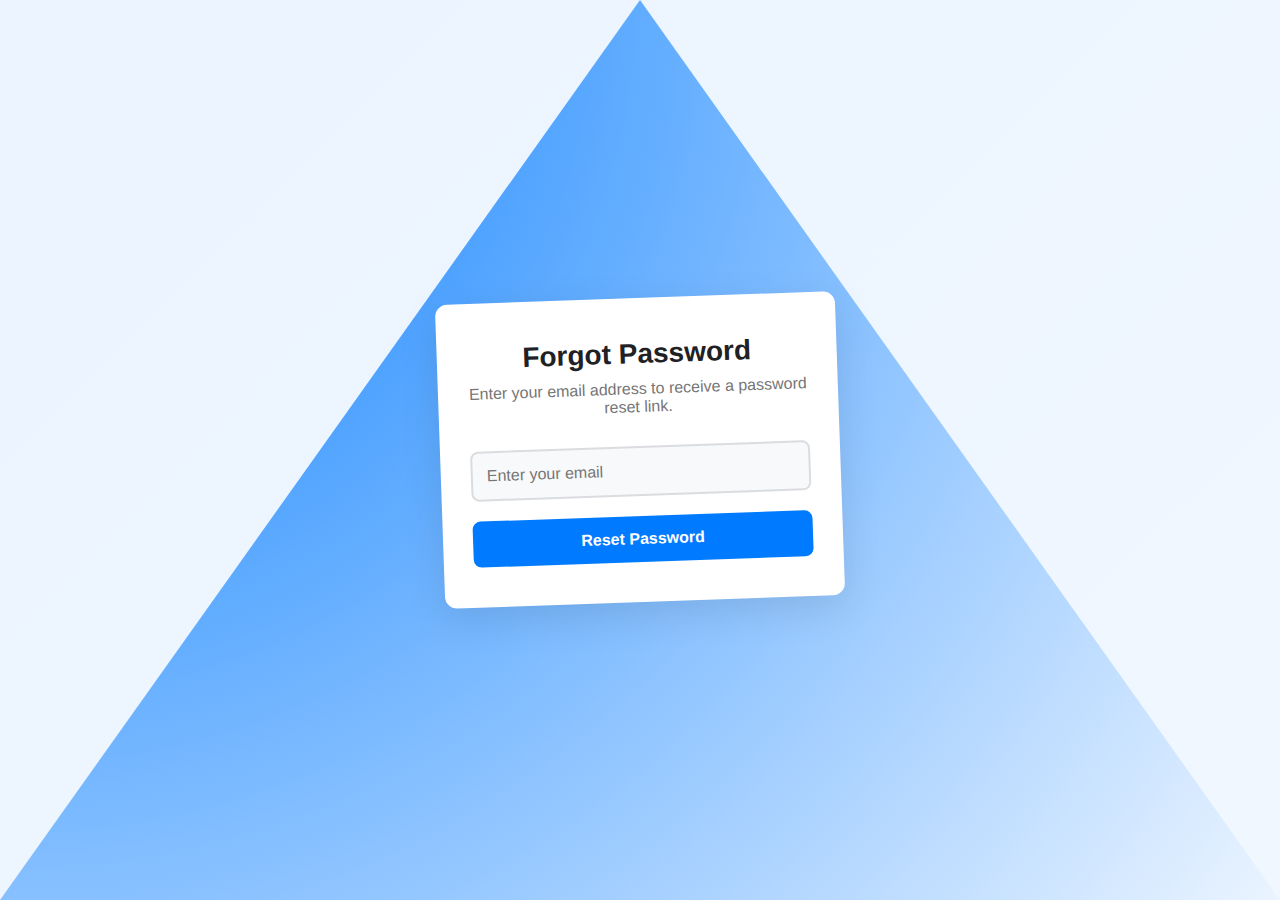
<file: forget.html>
<!DOCTYPE html>
<html lang="en">
<head>
    <meta charset="UTF-8">
    <meta name="viewport" content="width=device-width, initial-scale=1.0">
    <title>Forgot Password</title>
    <style>
        /* Reset styles */
        * {
            margin: 0;
            padding: 0;
            box-sizing: border-box;
        }

        /* Body styling */
        body {
            font-family: 'Roboto', sans-serif;
            background: linear-gradient(135deg, #EBF4FF, #F0F7FF); /* Soft, warm gradient */
            height: 100vh;
            display: flex;
            justify-content: center;
            align-items: center;
            position: relative;
            overflow: hidden;
        }

        /* Animated background shapes */
        .background-shapes {
    position: absolute;
    top: 0;
    left: 0;
    width: 100%;
    height: 100%;
    background: radial-gradient(circle at top left, #007AFF, #EBF4FF);
    clip-path: polygon(50% 0%, 100% 100%, 0% 100%);
    animation: rotate-background 20s linear infinite;
}

        /* Animation for background */
        @keyframes rotate-background {
            0% { transform: rotate(0deg); }
            100% { transform: rotate(360deg); }
        }

        /* Container for the Forgot Password card */
        .forgot-container {
            position: relative;
            z-index: 1;
            width: 100%;
            max-width: 400px;
            display: flex;
            justify-content: center;
            align-items: center;
            animation: float-in 1s ease-out;
        }

        /* Forgot Password card */
        .forgot-card {
            background: #ffffff;
            padding: 40px 30px;
            border-radius: 12px;
            box-shadow: 0 12px 40px rgba(0, 0, 0, 0.1);
            text-align: center;
            width: 100%;
            max-width: 400px;
            position: relative;
            z-index: 2;
            transform: rotate(-2deg);
            transition: transform 0.3s ease-in-out;
        }

        .forgot-card:hover {
            transform: rotate(0deg);
        }

        /* Title */
        h2 {
            font-size: 28px;
            font-weight: bold;
            color: #202124;
            margin-bottom: 10px;
        }

        /* Subtitle */
        .subtext {
            font-size: 16px;
            color: #757575;
            margin-bottom: 30px;
        }

        /* Form */
        form {
            display: flex;
            flex-direction: column;
            gap: 20px;
        }

        /* Input */
        input {
            width: 100%;
            padding: 14px;
            border: 2px solid #dadce0;
            border-radius: 8px;
            background: #f8f9fa;
            font-size: 16px;
            color: #202124;
            transition: box-shadow 0.3s ease, border-color 0.3s ease;
        }

        input:focus {
            border-color: #007AFF; /* Soft coral color */
            box-shadow: 0 0 8px rgba(255, 111, 97, 0.3);
            outline: none;
        }

        /* Button */
        button {
            width: 100%;
            padding: 14px;
            border: none;
            border-radius: 8px;
            background: #007AFF; /* Soft coral color */
            color: #ffffff;
            font-size: 16px;
            font-weight: bold;
            cursor: pointer;
            transition: background-color 0.3s ease, transform 0.2s ease;
        }

        button:hover {
            background: #0056B3; /* Darker coral */
            transform: scale(1.05);
        }

        button:active {
            transform: scale(0.98);
        }

        /* Keyframe animations */
        @keyframes float-in {
            0% {
                opacity: 0;
                transform: translateY(-100px);
            }
            100% {
                opacity: 1;
                transform: translateY(0);
            }
        }

    </style>
</head>
<body>
    <!-- Animated Background Shapes -->
    <div class="background-shapes"></div>

    <!-- Forgot Password Card -->
    <div class="forgot-container">
        <div class="forgot-card">
            <h2>Forgot Password</h2>
            <p class="subtext">Enter your email address to receive a password reset link.</p>
            
            <!-- Form -->
            <form action="php/forget.php" method="post">
                <input type="email" name="email" placeholder="Enter your email" required>
                <button type="submit">Reset Password</button>
            </form>
        </div>
    </div>
</body>
</html>
</file>
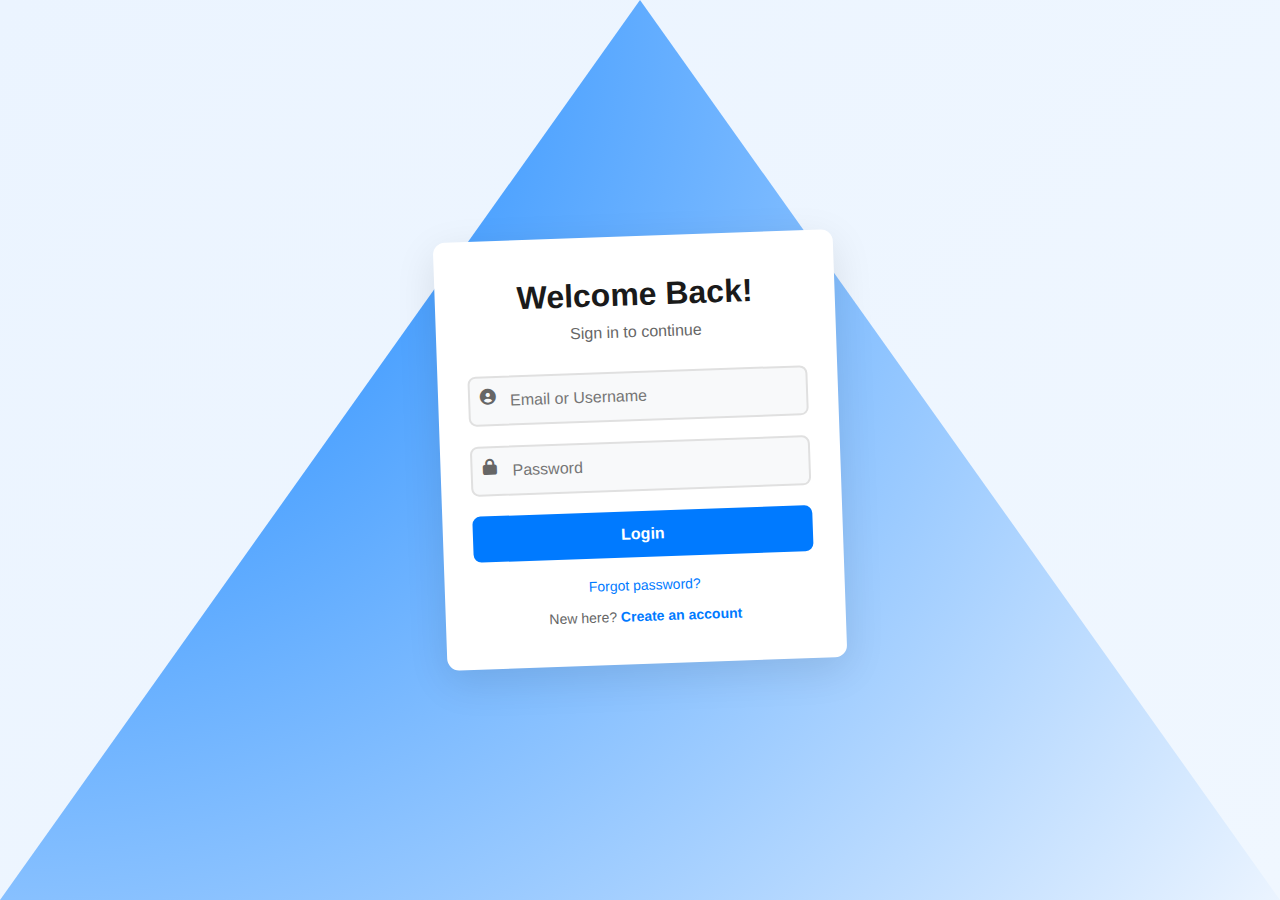
<file: login.html>
<!DOCTYPE html>
<html lang="en">
<head>
    <meta charset="UTF-8">
    <meta name="viewport" content="width=device-width, initial-scale=1.0">
    <title>Login</title>
    <!-- Font Awesome -->
    <link href="https://cdnjs.cloudflare.com/ajax/libs/font-awesome/6.0.0-beta3/css/all.min.css" rel="stylesheet">
    <link rel="stylesheet" href="css/login.css">
</head>
<body>
    <div class="background-shapes"></div>
    <section class="login-container">
        <div class="login-card">
            <h2>Welcome Back!</h2>
            <p class="subtext">Sign in to continue</p>
            <form action="php/login.php" method="POST">
                <div class="input-group">
                    <i class="fas fa-user-circle"></i>
                    <input type="text" id="email" name="text" placeholder="Email or Username" required>
                </div>
                <div class="input-group">
                    <i class="fas fa-lock"></i>
                    <input type="password" id="password" name="password" placeholder="Password" required>
                </div>
                <button href="php/login.php" type="submit">Login</button>
            </form>
            <div class="extra-options">
                <p><a href="forget.html">Forgot password?</a></p>
                <p class="footer">New here? <a href="signup.html">Create an account</a></p>
            </div>
        </div>
    </section>
</body>
</html>
</file>
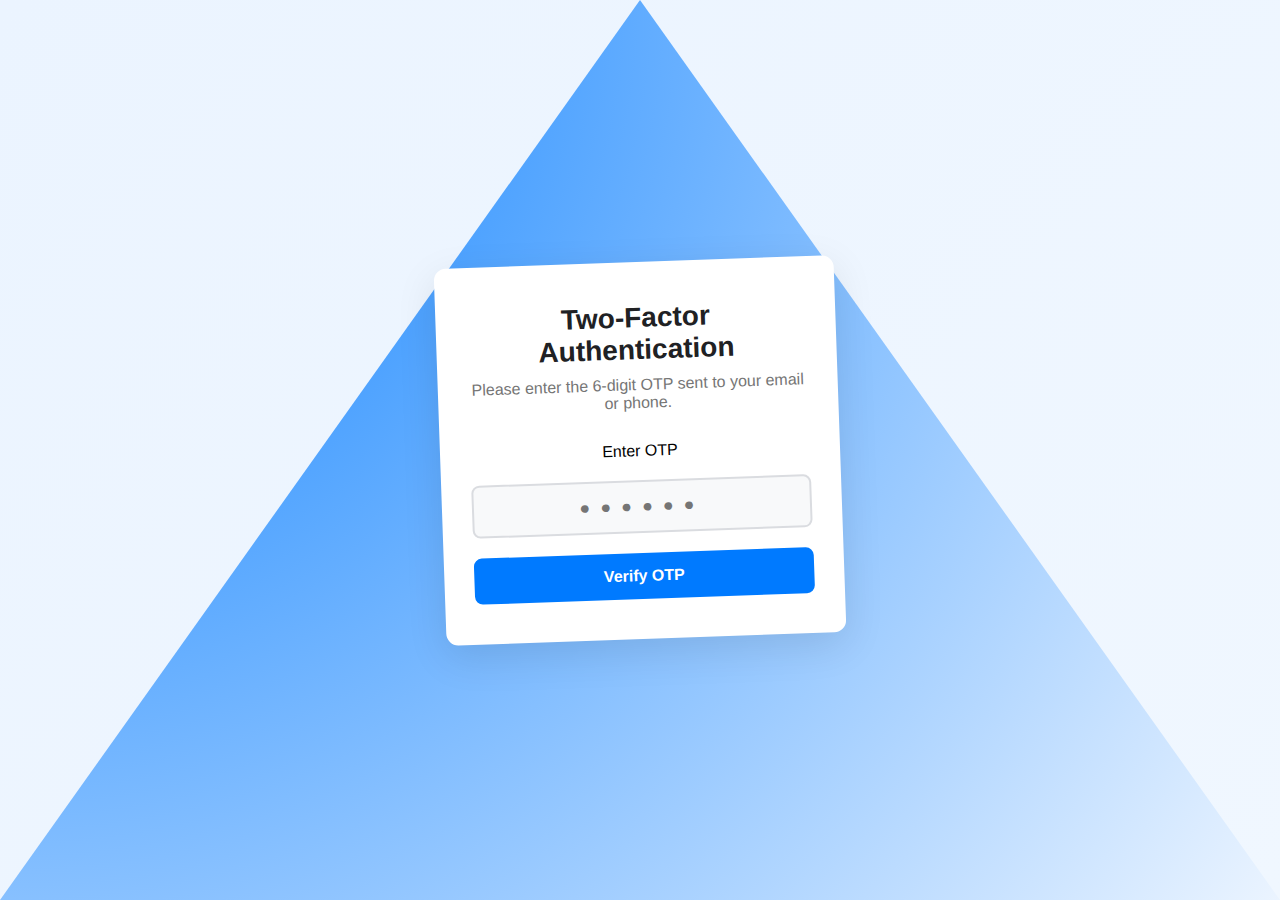
<file: otp.html>
<!DOCTYPE html>
<html lang="en">
<head>
    <meta charset="UTF-8">
    <meta name="viewport" content="width=device-width, initial-scale=1.0">
    <title>Enter OTP</title>
    <link rel="stylesheet" href="css/otp.css">
</head>
<body>
    <!-- Animated Background Shapes -->
    <div class="background-shapes"></div>

    <!-- OTP Verification Card -->
    <div class="otp-container">
        <div class="otp-card">
            <h2>Two-Factor Authentication</h2>
            <p class="subtext">Please enter the 6-digit OTP sent to your email or phone.</p>
            
            <!-- OTP Form -->
            <form action="php/verify_otp.php" method="POST">
                <label for="otp" class="hidden-label">Enter OTP</label>
                <input type="text" id="otp" name="otp" maxlength="6" placeholder="●●●●●●" required>
                <button type="submit">Verify OTP</button>
            </form>

        </div>
    </div>
</body>
</html>
</file>
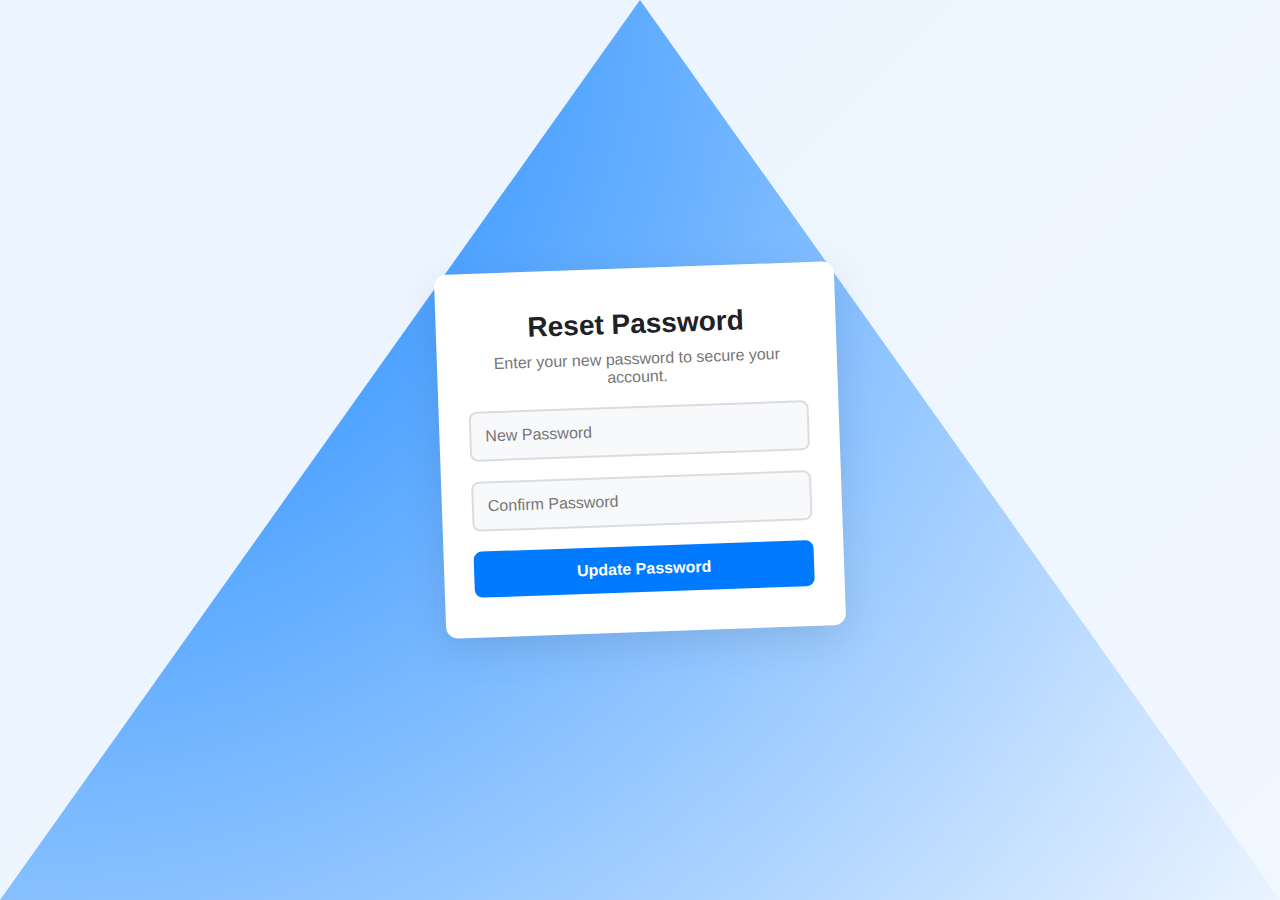
<file: reset_password.html>
<!DOCTYPE html>
<html lang="en">
<head>
    <meta charset="UTF-8">
    <title>Reset Password</title>
    <style>
            /* Reset styles */
    * {
        margin: 0;
        padding: 0;
        box-sizing: border-box;
    }

    /* Body styling */
    body {
        font-family: 'Roboto', sans-serif;
        background: linear-gradient(135deg, #EBF4FF, #F0F7FF); /* Soft, warm gradient */
        height: 100vh;
        display: flex;
        justify-content: center;
        align-items: center;
        position: relative;
        overflow: hidden;
    }

    /* Animated background shapes */
    .background-shapes {
    position: absolute;
    top: 0;
    left: 0;
    width: 100%;
    height: 100%;
    background: radial-gradient(circle at top left, #007AFF, #EBF4FF);
    clip-path: polygon(50% 0%, 100% 100%, 0% 100%);
    animation: rotate-background 20s linear infinite;
}

    /* Animation for background */
    @keyframes rotate-background {
        0% { transform: rotate(0deg); }
        100% { transform: rotate(360deg); }
    }

    /* Container for the Reset Password card */
    .reset-container {
        position: relative;
        z-index: 1;
        width: 100%;
        max-width: 400px;
        display: flex;
        justify-content: center;
        align-items: center;
        animation: float-in 1s ease-out;
    }

    /* Reset Password card */
    .reset-card {
        background: #ffffff;
        padding: 40px 30px;
        border-radius: 12px;
        box-shadow: 0 12px 40px rgba(0, 0, 0, 0.1);
        text-align: center;
        width: 100%;
        max-width: 400px;
        position: relative;
        z-index: 2;
        transform: rotate(-2deg);
        transition: transform 0.3s ease-in-out;
    }

    .reset-card:hover {
        transform: rotate(0deg);
    }

    /* Title */
    h2 {
        font-size: 28px;
        font-weight: bold;
        color: #202124;
        margin-bottom: 10px;
    }

    /* Subtitle */
    .subtext {
        font-size: 16px;
        color: #757575;
        margin-bottom: 20px;
    }

    /* Error Message */
    #errorMsg {
        font-size: 14px;
        color: #d32f2f; /* Error red */
        margin-bottom: 20px;
    }

    /* Form */
    form {
        display: flex;
        flex-direction: column;
        gap: 20px;
    }

    /* Input */
    input {
        width: 100%;
        padding: 14px;
        border: 2px solid #dadce0;
        border-radius: 8px;
        background: #f8f9fa;
        font-size: 16px;
        color: #202124;
        transition: box-shadow 0.3s ease, border-color 0.3s ease;
    }

    input:focus {
        border-color: #007AFF; /* Soft coral color */
        box-shadow: 0 0 8px rgba(255, 111, 97, 0.3);
        outline: none;
    }

    /* Button */
    button {
        width: 100%;
        padding: 14px;
        border: none;
        border-radius: 8px;
        background: #007AFF; /* Soft coral color */
        color: #ffffff;
        font-size: 16px;
        font-weight: bold;
        cursor: pointer;
        transition: background-color 0.3s ease, transform 0.2s ease;
    }

    button:hover {
        background: #0056B3; /* Darker coral */
        transform: scale(1.05);
    }

    button:active {
        transform: scale(0.98);
    }

    /* Keyframe animations */
    @keyframes float-in {
        0% {
            opacity: 0;
            transform: translateY(-100px);
        }
        100% {
            opacity: 1;
            transform: translateY(0);
        }
    }

    </style>
</head>
<body>
        <!-- Animated Background Shapes -->
        <div class="background-shapes"></div>
    
        <!-- Reset Password Card -->
        <div class="reset-container">
            <div class="reset-card">
                <h2>Reset Password</h2>
                <p class="subtext">Enter your new password to secure your account.</p>
    
                <!-- Error Message -->
                <div id="errorMsg" class="error"></div>
    
                <!-- Form -->
                <form id="resetPasswordForm" action="php/reset_password.php" method="post">
                    <input type="password" id="newPassword" name="newPassword" placeholder="New Password" required>
                    <input type="password" id="confirmPassword" name="confirmPassword" placeholder="Confirm Password" required>
                    <button type="submit">Update Password</button>
                </form>
            </div>
        </div>

    <script>
        document.getElementById('resetPasswordForm').addEventListener('submit', function(e) {
            e.preventDefault();
            const newPassword = document.getElementById('newPassword').value;
            const confirmPassword = document.getElementById('confirmPassword').value;
            const errorMsg = document.getElementById('errorMsg');

            // Strict case-sensitive check
            if (newPassword !== confirmPassword) {
                errorMsg.textContent = 'Passwords do not match. Please enter exactly the same password.';
                return;
            } else {
                errorMsg.textContent = ''; // Clear error message
                this.submit(); // Submit form if passwords match
            }
        });
    </script>
</body>
</html>
</file>
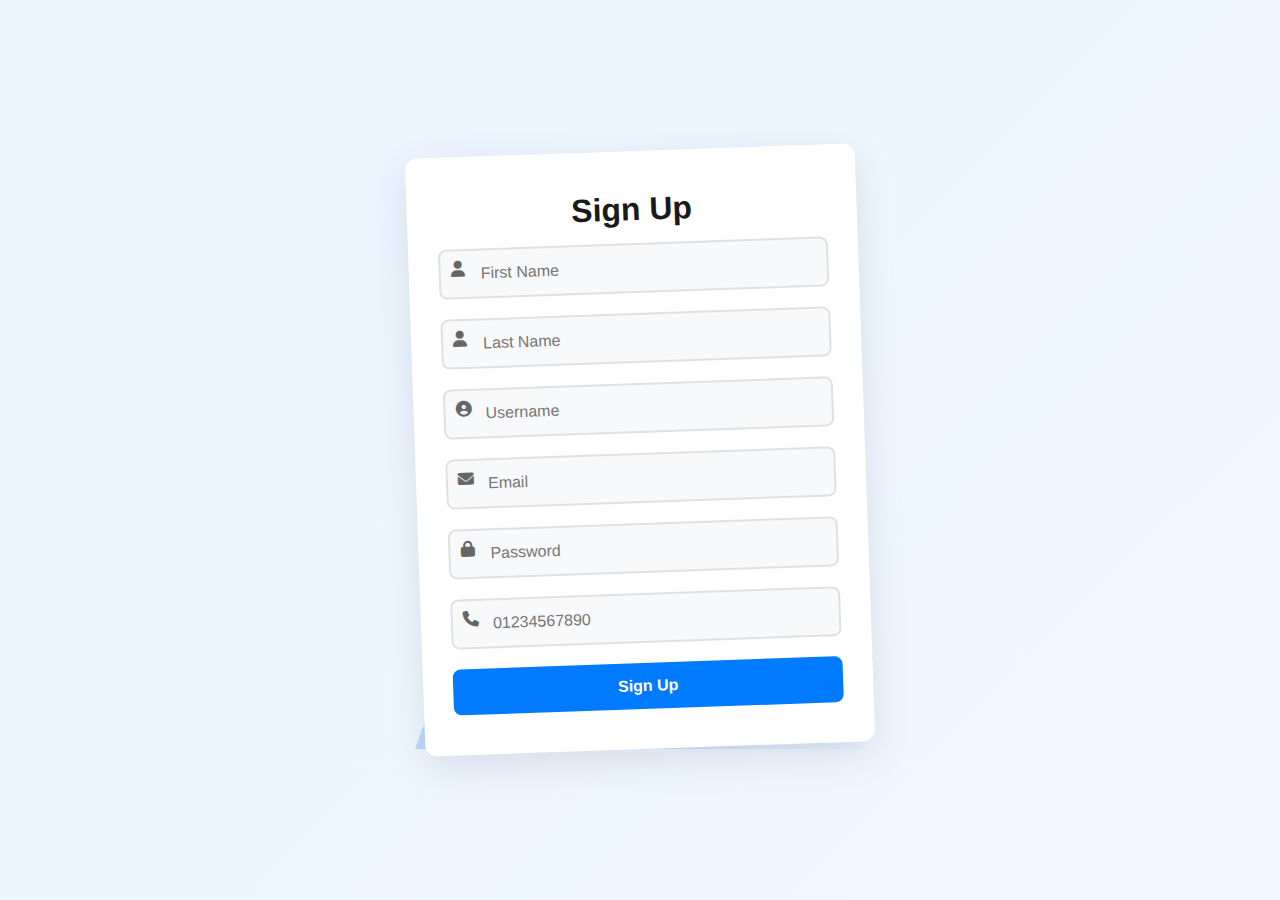
<file: signup.html>
<!DOCTYPE html>
<html lang="en">
<head>
    <meta charset="UTF-8">
    <meta name="viewport" content="width=device-width, initial-scale=1.0">
    <title>Sign Up</title>
    <link rel="stylesheet" href="css/signup.css">
    <!-- Font Awesome -->
    <link href="https://cdnjs.cloudflare.com/ajax/libs/font-awesome/6.0.0-beta3/css/all.min.css" rel="stylesheet">
</head>
<body>

<div class="signup-container">
    <div class="background-shapes"></div> <!-- Animated Background -->
    <div class="signup-card">
        <h2>Sign Up</h2>
        <form action="php/signup.php" method="post">
            <div class="input-group">
                <i class="fas fa-user"></i>
                <input type="text" id="first-name" name="first_name" placeholder="First Name" required>
            </div>

            <div class="input-group">
                <i class="fas fa-user"></i>
                <input type="text" id="last-name" name="last_name" placeholder="Last Name" required>
            </div>

            <div class="input-group">
                <i class="fas fa-user-circle"></i>
                <input type="text" id="username" name="username" placeholder="Username" required>
            </div>

            <div class="input-group">
                <i class="fas fa-envelope"></i>
                <input type="email" id="email" name="email" placeholder="Email" required>
            </div>

            <div class="input-group">
                <i class="fas fa-lock"></i>
                <input type="password" id="password" name="password" placeholder="Password" required>
            </div>

            <div class="input-group">
                <i class="fas fa-phone"></i>
                <input type="tel" id="phone" name="phone" pattern="[0-9]{11}" placeholder="01234567890" required>
            </div>

            <button type="submit">Sign Up</button>
        </form>
    </div>
</div>

</body>
</html>
</file>
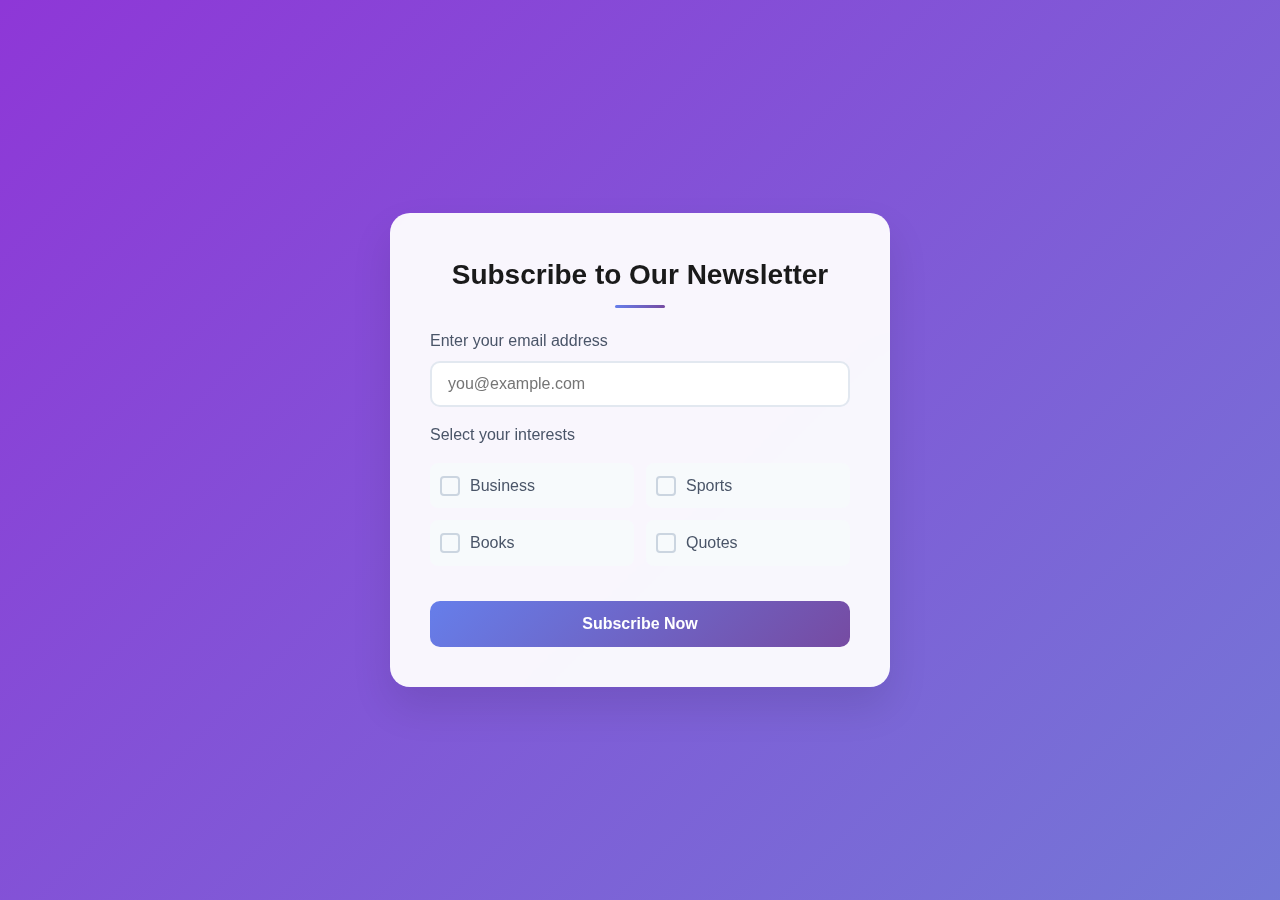
<file: subscribe.html>
<!DOCTYPE html>
<html lang="en">
<head>
    <meta charset="UTF-8">
    <meta name="viewport" content="width=device-width, initial-scale=1.0">
    <title>Subscribe</title>
    <style>
        * {
            box-sizing: border-box;
            margin: 0;
            padding: 0;
        }

        @keyframes gradient {
            0% { background-position: 0% 50%; }
            50% { background-position: 100% 50%; }
            100% { background-position: 0% 50%; }
        }

        @keyframes fadeInUp {
            from {
                opacity: 0;
                transform: translateY(20px);
            }
            to {
                opacity: 1;
                transform: translateY(0);
            }
        }

        @keyframes float {
            0% { transform: translateY(0px); }
            50% { transform: translateY(-10px); }
            100% { transform: translateY(0px); }
        }

        @keyframes pulse {
            0% { transform: scale(1); }
            50% { transform: scale(1.05); }
            100% { transform: scale(1); }
        }

        body {
            font-family: 'Inter', -apple-system, BlinkMacSystemFont, sans-serif;
            background: linear-gradient(-45deg, #667eea, #764ba2, #6B8DD6, #8E37D7);
            background-size: 400% 400%;
            animation: gradient 15s ease infinite;
            min-height: 100vh;
            display: flex;
            align-items: center;
            justify-content: center;
            padding: 20px;
            line-height: 1.6;
        }

        .container {
            max-width: 500px;
            width: 100%;
            background: rgba(255, 255, 255, 0.95);
            padding: 40px;
            border-radius: 20px;
            box-shadow: 0 20px 40px rgba(0, 0, 0, 0.1);
            backdrop-filter: blur(10px);
            animation: fadeInUp 0.8s ease-out;
            transform-origin: center;
            animation: float 6s ease-in-out infinite;
        }

        h1 {
            text-align: center;
            color: #1a1a1a;
            font-size: 28px;
            margin-bottom: 30px;
            font-weight: 700;
            position: relative;
            animation: fadeInUp 0.8s ease-out 0.2s both;
        }

        h1::after {
            content: '';
            position: absolute;
            bottom: -10px;
            left: 50%;
            transform: translateX(-50%);
            width: 50px;
            height: 3px;
            background: linear-gradient(90deg, #667eea, #764ba2);
            border-radius: 3px;
        }

        label {
            display: block;
            margin: 15px 0 8px;
            color: #4a5568;
            font-weight: 500;
            animation: fadeInUp 0.8s ease-out 0.4s both;
        }

        .category-list {
            display: grid;
            grid-template-columns: repeat(2, 1fr);
            gap: 12px;
            margin: 15px 0 25px;
            animation: fadeInUp 0.8s ease-out 0.6s both;
        }

        .category-list label {
            display: flex;
            align-items: center;
            margin: 0;
            cursor: pointer;
            padding: 10px;
            border-radius: 8px;
            transition: all 0.3s ease;
            background: #f7fafc;
            position: relative;
            overflow: hidden;
        }

        .category-list label:hover {
            background: #edf2f7;
            transform: translateY(-2px);
            box-shadow: 0 4px 12px rgba(0, 0, 0, 0.1);
        }

        .category-list label::before {
            content: '';
            position: absolute;
            top: 50%;
            left: 50%;
            width: 100%;
            height: 100%;
            background: rgba(102, 126, 234, 0.1);
            border-radius: 50%;
            transform: translate(-50%, -50%) scale(0);
            transition: transform 0.4s ease;
        }

        .category-list label:active::before {
            transform: translate(-50%, -50%) scale(2);
        }

        input[type="checkbox"] {
            appearance: none;
            -webkit-appearance: none;
            width: 20px;
            height: 20px;
            border: 2px solid #cbd5e0;
            border-radius: 4px;
            margin-right: 10px;
            cursor: pointer;
            position: relative;
            transition: all 0.3s ease;
        }

        input[type="checkbox"]:checked {
            background-color: #667eea;
            border-color: #667eea;
            animation: pulse 0.3s ease;
        }

        input[type="checkbox"]:checked::after {
            content: '✓';
            position: absolute;
            color: white;
            font-size: 14px;
            left: 4px;
            top: 0px;
            animation: fadeInUp 0.2s ease-out;
        }

        input[type="email"] {
            width: 100%;
            padding: 12px 16px;
            border: 2px solid #e2e8f0;
            border-radius: 10px;
            font-size: 16px;
            transition: all 0.3s ease;
            outline: none;
            animation: fadeInUp 0.8s ease-out 0.4s both;
        }

        input[type="email"]:focus {
            border-color: #667eea;
            box-shadow: 0 0 0 3px rgba(102, 126, 234, 0.1);
            transform: translateY(-2px);
        }

        input[type="submit"] {
            width: 100%;
            padding: 14px;
            background: linear-gradient(135deg, #667eea 0%, #764ba2 100%);
            color: white;
            border: none;
            border-radius: 10px;
            font-size: 16px;
            font-weight: 600;
            cursor: pointer;
            transition: all 0.3s ease;
            margin-top: 10px;
            position: relative;
            overflow: hidden;
            animation: fadeInUp 0.8s ease-out 0.8s both;
        }

        input[type="submit"]:hover {
            transform: translateY(-2px);
            box-shadow: 0 10px 20px rgba(0, 0, 0, 0.1);
        }

        input[type="submit"]:active {
            transform: translateY(0);
        }

        input[type="submit"]::after {
            content: '';
            position: absolute;
            top: 50%;
            left: 50%;
            width: 100%;
            height: 100%;
            background: linear-gradient(135deg, rgba(255,255,255,0.2) 0%, rgba(255,255,255,0) 75%);
            transform: translate(-50%, -50%) rotate(35deg) translateX(-200%);
            transition: transform 0.6s ease;
        }

        input[type="submit"]:hover::after {
            transform: translate(-50%, -50%) rotate(35deg) translateX(200%);
        }

        .confirmation {
            margin-top: 20px;
            text-align: center;
            color: #48bb78;
            font-weight: 500;
            padding: 12px;
            border-radius: 8px;
            background: #f0fff4;
            display: none;
            animation: fadeInUp 0.5s ease;
        }

        @media (max-width: 480px) {
            .category-list {
                grid-template-columns: 1fr;
            }
            
            .container {
                padding: 30px 20px;
            }
        }
    </style>
</head>
<body>
    <div class="container">
        <h1>Subscribe to Our Newsletter</h1>
        <form id="newsletterForm" action="php/subscribe.php" method="POST">
            <label for="email">Enter your email address</label>
            <input type="email" id="email" name="email" required placeholder="you@example.com">
        
            <label>Select your interests</label>
            <div class="category-list">
                <label><input type="checkbox" name="business" value="1"> Business</label>
                <label><input type="checkbox" name="sports" value="1"> Sports</label>
                <label><input type="checkbox" name="books" value="1"> Books</label>
                <label><input type="checkbox" name="quotes" value="1"> Quotes</label>
            </div>
        
            <input type="submit" value="Subscribe Now">
        </form>

        <div class="confirmation" id="confirmationMessage">
            Thank you for subscribing to our newsletter! 🎉
        </div>
    </div>
</body>
</html>
</file>
<file: css/login.css>
/* Reset styles */
* {
    margin: 0;
    padding: 0;
    box-sizing: border-box;
}

/* Body styling */
body {
    font-family: 'Inter', sans-serif;
    background: linear-gradient(135deg, #EBF4FF, #F0F7FF); /* Adjusted to match the light gradient */
    height: 100vh;
    display: flex;
    justify-content: center;
    align-items: center;
    position: relative;
    overflow: hidden;
}

/* Animated background shapes */
.background-shapes {
    position: absolute;
    top: 0;
    left: 0;
    width: 100%;
    height: 100%;
    background: radial-gradient(circle at top left, #007AFF, #EBF4FF);
    clip-path: polygon(50% 0%, 100% 100%, 0% 100%);
    animation: rotate-background 20s linear infinite;
}

/* Animation for background */
@keyframes rotate-background {
    0% { transform: rotate(0deg); }
    100% { transform: rotate(360deg); }
}

/* Container for the card */
.login-container {
    position: relative;
    z-index: 1;
    width: 100%;
    max-width: 400px;
    display: flex;
    justify-content: center;
    align-items: center;
    animation: float-in 1s ease-out;
}

/* Floating card */
.login-card {
    background: #FFFFFF; /* White background */
    padding: 40px 30px;
    border-radius: 12px;
    box-shadow: 0 12px 40px rgba(0, 0, 0, 0.1);
    text-align: center;
    width: 100%;
    max-width: 400px;
    position: relative;
    z-index: 2;
    transform: rotate(-2deg);
    transition: transform 0.3s ease-in-out;
}

.login-card:hover {
    transform: rotate(0deg);
}

/* Title */
h2 {
    font-size: 32px;
    font-weight: bold;
    color: #1A1A1A; /* Dark text */
    margin-bottom: 10px;
}

/* Subtitle */
.subtext {
    font-size: 16px;
    color: #666; /* Light gray */
    margin-bottom: 30px;
}

/* Input fields */
.input-group {
    margin-bottom: 20px;
    position: relative;
}

.input-group i {
    position: absolute;
    left: 12px;
    top: 12px;
    color: #666;
}

input {
    width: 100%;
    padding: 14px 14px 14px 40px; /* Space for icons */
    border: 2px solid #E0E0E0; /* Light gray border */
    border-radius: 8px;
    background: #F8F9FA; /* Light background */
    font-size: 16px;
    color: #1A1A1A;
    transition: box-shadow 0.3s ease, border-color 0.3s ease;
}

input:focus {
    border-color: #007AFF; /* Blue focus */
    box-shadow: 0 0 8px rgba(0, 122, 255, 0.3);
    outline: none;
}

/* Button */
button {
    width: 100%;
    padding: 14px;
    border: none;
    border-radius: 8px;
    background: #007AFF; /* Blue */
    color: #FFFFFF; /* White text */
    font-size: 16px;
    font-weight: bold;
    cursor: pointer;
    transition: background-color 0.3s ease, transform 0.2s ease;
}

button:hover {
    background: #0056B3; /* Darker blue */
    transform: scale(1.05);
}

button:active {
    transform: scale(0.98);
}

/* Extra options */
.extra-options {
    margin-top: 20px;
    font-size: 14px;
    color: #666;
}

.extra-options a {
    color: #007AFF;
    text-decoration: none;
    transition: color 0.3s ease;
}

.extra-options a:hover {
    color: #0056B3;
}

/* Footer */
.footer {
    margin-top: 15px;
    font-size: 14px;
}

.footer a {
    color: #007AFF;
    text-decoration: none;
    font-weight: bold;
    transition: color 0.3s ease;
}

.footer a:hover {
    color: #0056B3;
}

/* Keyframe animations for floating effects */
@keyframes float-in {
    0% {
        opacity: 0;
        transform: translateY(-100px);
    }
    100% {
        opacity: 1;
        transform: translateY(0);
    }
}
</file>
<file: css/otp.css>
/* Reset styles */
* {
    margin: 0;
    padding: 0;
    box-sizing: border-box;
}

/* Body styling */
body {
    font-family: 'Inter', sans-serif;
    background: linear-gradient(135deg, #EBF4FF, #F0F7FF); /* Adjusted to match the light gradient */
    height: 100vh;
    display: flex;
    justify-content: center;
    align-items: center;
    position: relative;
    overflow: hidden;
}


/* Animated background shapes */
.background-shapes {
    position: absolute;
    top: 0;
    left: 0;
    width: 100%;
    height: 100%;
    background: radial-gradient(circle at top left, #007AFF, #EBF4FF);
    clip-path: polygon(50% 0%, 100% 100%, 0% 100%);
    animation: rotate-background 20s linear infinite;
}


/* Animation for background */
@keyframes rotate-background {
    0% { transform: rotate(0deg); }
    100% { transform: rotate(360deg); }
}

/* Container for the OTP card */
.otp-container {
    position: relative;
    z-index: 1;
    width: 100%;
    max-width: 400px;
    display: flex;
    justify-content: center;
    align-items: center;
    animation: float-in 1s ease-out;
}

/* Floating OTP card */
.otp-card {
    background: #ffffff;
    padding: 40px 30px;
    border-radius: 12px;
    box-shadow: 0 12px 40px rgba(0, 0, 0, 0.1);
    text-align: center;
    width: 100%;
    max-width: 400px;
    position: relative;
    z-index: 2;
    transform: rotate(-2deg);
    transition: transform 0.3s ease-in-out;
}

.otp-card:hover {
    transform: rotate(0deg);
}

/* Title */
h2 {
    font-size: 28px;
    font-weight: bold;
    color: #202124;
    margin-bottom: 10px;
}

/* Subtitle */
.subtext {
    font-size: 16px;
    color: #757575;
    margin-bottom: 30px;
}

/* OTP Form */
form {
    display: flex;
    flex-direction: column;
    gap: 20px;
}

/* Input */
input {
    width: 100%;
    padding: 14px;
    border: 2px solid #dadce0;
    border-radius: 8px;
    background: #f8f9fa;
    font-size: 18px;
    color: #202124;
    text-align: center;
    letter-spacing: 10px; /* Creates the ●●●●●● style */
    transition: box-shadow 0.3s ease, border-color 0.3s ease;
}

input:focus {
    border-color: #007AFF; /* Soft coral color */
    box-shadow: 0 0 8px rgba(255, 111, 97, 0.3);
    outline: none;
}

/* Button */
button {
    width: 100%;
    padding: 14px;
    border: none;
    border-radius: 8px;
    background: #007AFF; /* Soft coral color */
    color: #ffffff;
    font-size: 16px;
    font-weight: bold;
    cursor: pointer;
    transition: background-color 0.3s ease, transform 0.2s ease;
}

button:hover {
    background: #0056B3; /* Darker coral */
    transform: scale(1.05);
}

button:active {
    transform: scale(0.98);
}

/* Extra options */
.extra-options {
    margin-top: 20px;
    font-size: 14px;
    color: #757575;
}

.extra-options a {
    color: #007AFF;
    text-decoration: none;
    transition: color 0.3s ease;
}

.extra-options a:hover {
    color: #0056B3;
}

/* Keyframe animations */
@keyframes float-in {
    0% {
        opacity: 0;
        transform: translateY(-100px);
    }
    100% {
        opacity: 1;
        transform: translateY(0);
    }
}
</file>
<file: css/signup.css>
/* Global reset */
* {
    margin: 0;
    padding: 0;
    box-sizing: border-box;
}

/* Styling the body */
body {
    font-family: 'Inter', sans-serif;
    background: linear-gradient(135deg, #EBF4FF, #F0F7FF); /* Adjusted to match the light gradient */
    height: 100vh;
    display: flex;
    justify-content: center;
    align-items: center;
    position: relative;
    overflow: hidden;
}

/* Animated background */
.background-shapes {
    position: absolute;
    inset: 0;
    background: radial-gradient(circle at top left, #007AFF, #EBF4FF); /* Match the gradient */
    clip-path: polygon(50% 0%, 100% 100%, 0% 100%);
    animation: rotate 20s linear infinite;
}

/* Rotate animation for background */
@keyframes rotate {
    0% {
        transform: rotate(0deg);
    }
    100% {
        transform: rotate(360deg);
    }
}

/* Centered container for the signup card */
.signup-container {
    position: relative;
    z-index: 1;
    display: flex;
    justify-content: center;
    align-items: center;
    width: 100%;
    max-width: 450px;
    animation: fade-in 1s ease-out;
}

/* Signup card styles */
.signup-card {
    background-color: #FFFFFF; /* White background */
    padding: 40px 30px;
    border-radius: 12px;
    box-shadow: 0 12px 40px rgba(0, 0, 0, 0.1);
    text-align: center;
    width: 100%;
    position: relative;
    z-index: 2;
    transform: rotate(-2deg);
    transition: transform 0.3s ease;
}

.signup-card:hover {
    transform: rotate(0deg);
}

/* Title styles */
h2 {
    font-size: 32px;
    font-weight: bold;
    color: #1A1A1A; /* Dark text */
    margin-bottom: 15px;
}

/* Input group styling */
.input-group {
    position: relative;
    margin-bottom: 20px;
}

.input-group i {
    position: absolute;
    top: 12px;
    left: 12px;
    color: #666; /* Light gray */
}

/* Input fields */
input {
    width: 100%;
    padding: 14px 14px 14px 40px; /* Space for the icon */
    border: 2px solid #E0E0E0; /* Light gray border */
    border-radius: 8px;
    background-color: #F8F9FA; /* Light background */
    font-size: 16px;
    color: #1A1A1A; /* Dark text */
    transition: border-color 0.3s, box-shadow 0.3s;
}

input:focus {
    border-color: #007AFF; /* Blue focus */
    box-shadow: 0 0 8px rgba(0, 122, 255, 0.3);
    outline: none;
}

/* Button styling */
button {
    width: 100%;
    padding: 14px;
    border: none;
    border-radius: 8px;
    background-color: #007AFF; /* Blue */
    color: #FFFFFF; /* White text */
    font-size: 16px;
    font-weight: bold;
    cursor: pointer;
    transition: background-color 0.3s ease, transform 0.2s ease;
}

button:hover {
    background-color: #0056B3; /* Darker blue */
    transform: scale(1.05);
}

button:active {
    transform: scale(0.98);
}

/* Floating animation */
@keyframes fade-in {
    0% {
        opacity: 0;
        transform: translateY(-100px);
    }
    100% {
        opacity: 1;
        transform: translateY(0);
    }
}
</file>
